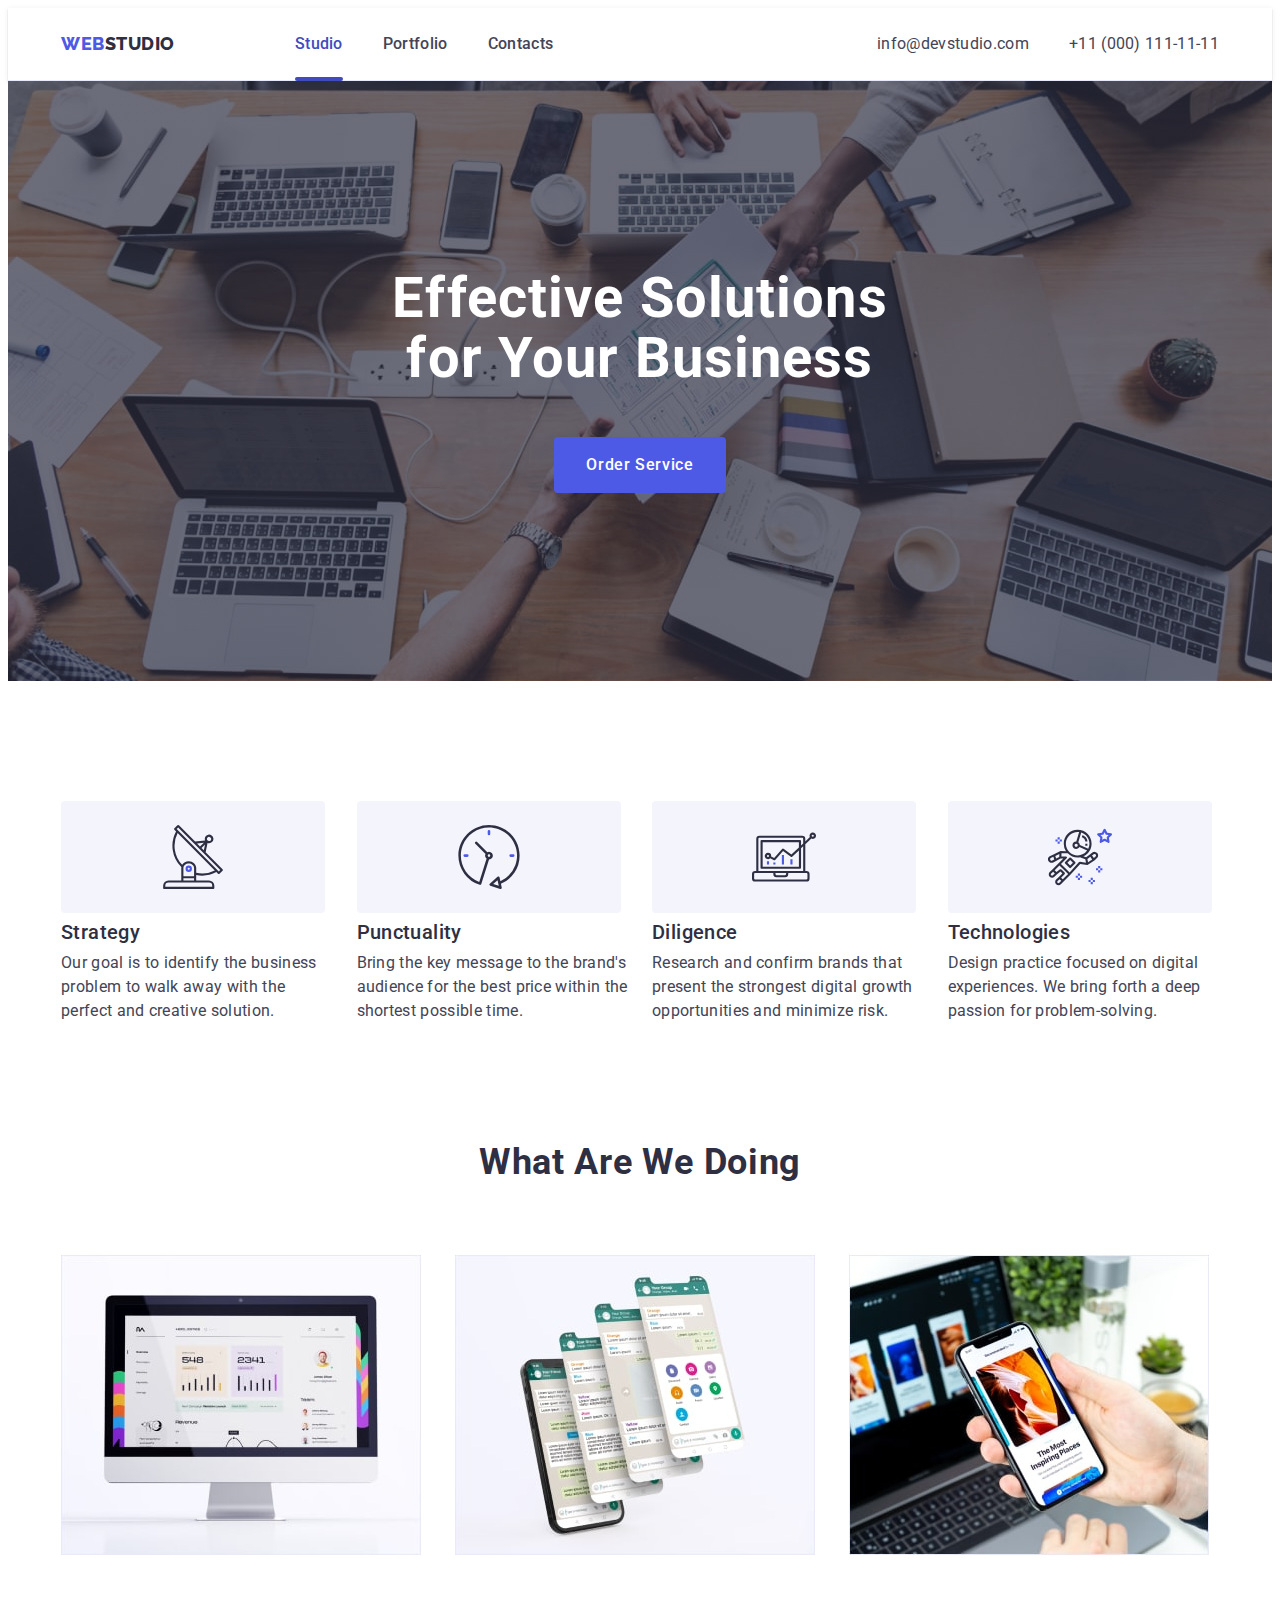
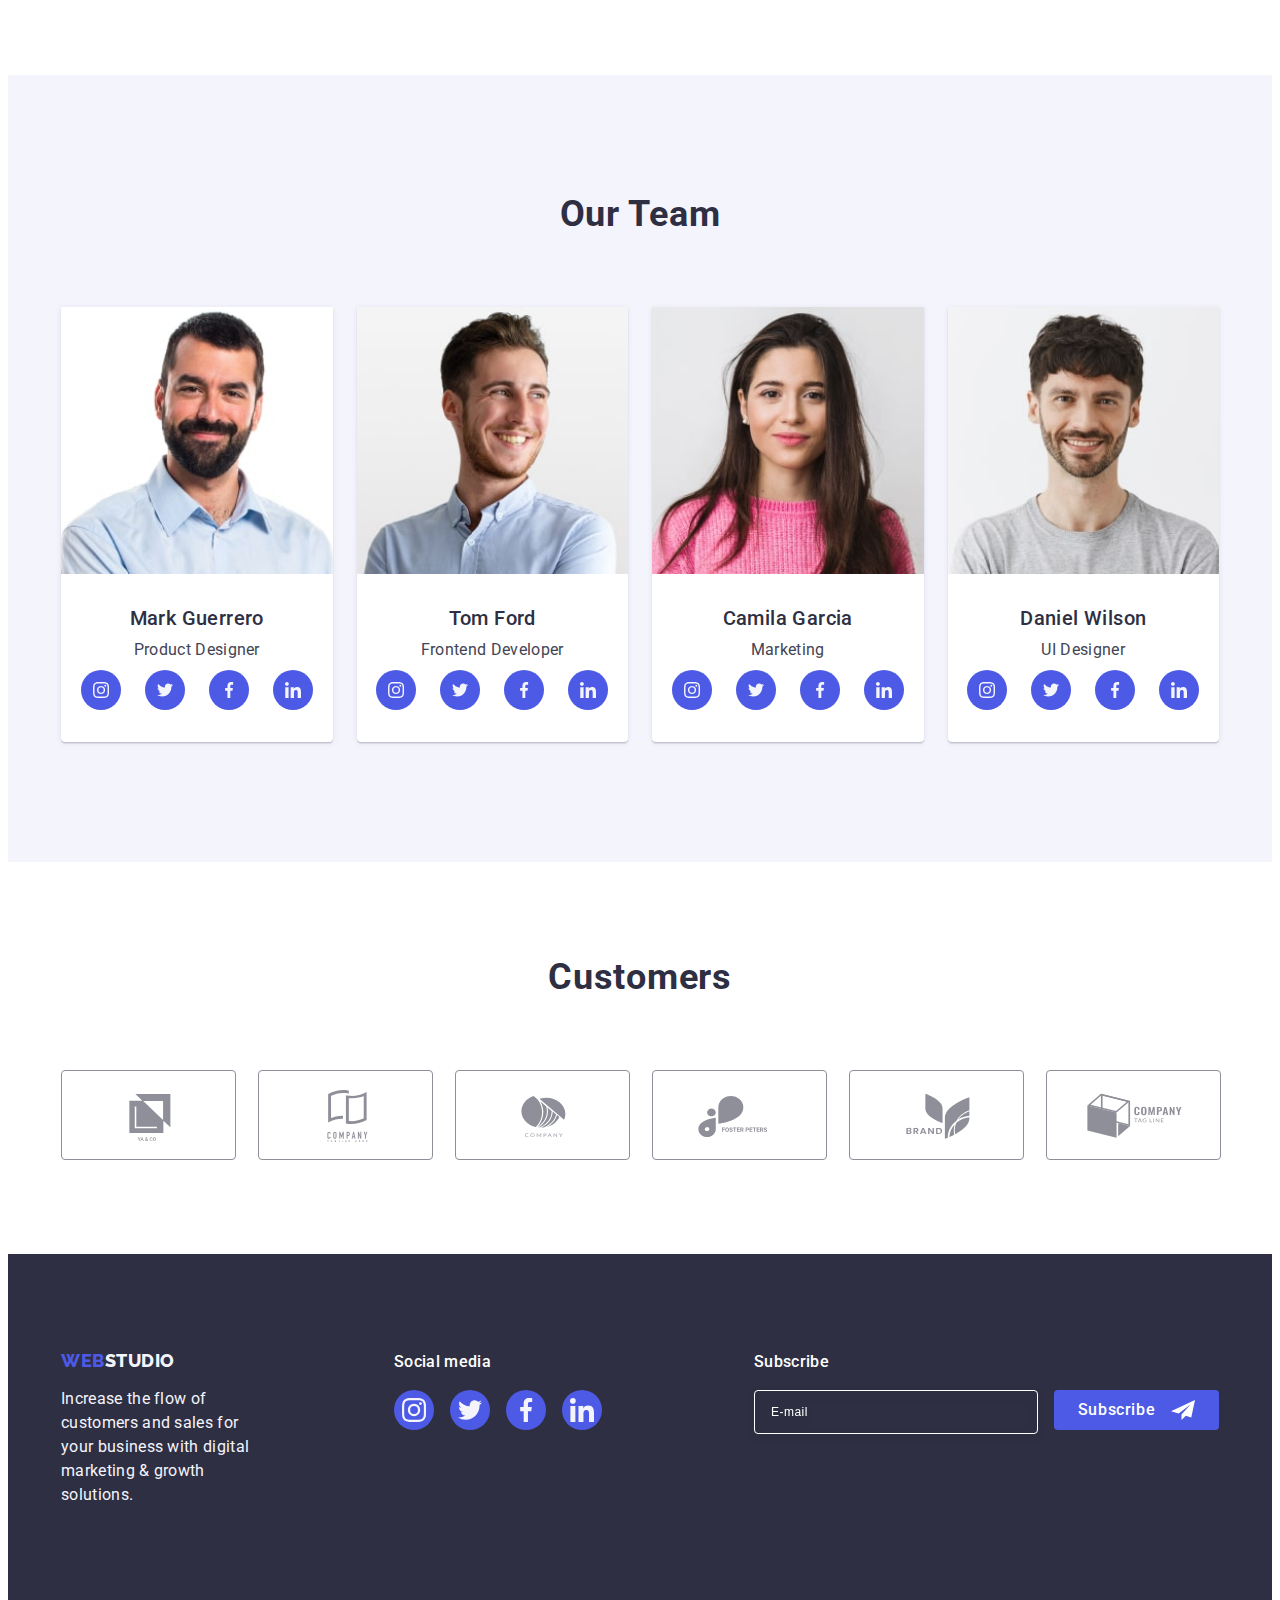
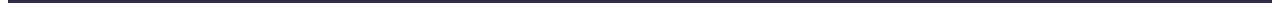
<file: index.html>
<!DOCTYPE html>
<html lang="en">
  <head>
    <meta charset="UTF-8" />
    <meta name="viewport" content="width=device-width, initial-scale=1.0" />
    <title>Студія</title>
    <link rel="preconnect" href="https://fonts.googleapis.com" />
    <link rel="preconnect" href="https://fonts.gstatic.com" crossorigin />
    <link
      href="https://fonts.googleapis.com/css2?family=Raleway:wght@800&family=Roboto:wght@400;500;700&display=swap"
      rel="stylesheet"
    />
    <link
      rel="stylesheet"
      href="https://cdnjs.cloudflare.com/ajax/libs/modern-normalize/2.0.0/modern-normalize.min.css"
      integrity="sha512-4xo8blKMVCiXpTaLzQSLSw3KFOVPWhm/TRtuPVc4WG6kUgjH6J03IBuG7JZPkcWMxJ5huwaBpOpnwYElP/m6wg=="
      crossorigin="anonymous"
      referrerpolicy="no-referrer"
    />
    <link rel="stylesheet" href="./css/styles.css" />
    <link rel="stylesheet" href="./css/media.css" />
  </head>
  <body>
    <!--header-->

    <header class="header">
      <div class="container header-container">
        <nav class="navigations">
          <a href="./index.html" class="logo logo-header link"
            >Web<span class="header-logo-studio">Studio</span></a
          >

          <ul class="header-menu list">
            <li>
              <a href="./index.html" class="header-menu-item link current"
                >Studio</a
              >
            </li>
            <li>
              <a href="./portfolio.html" class="header-menu-item link"
                >Portfolio</a
              >
            </li>
            <li>
              <a href="" class="header-menu-item link">Contacts</a>
            </li>
          </ul>
        </nav>
        <address class="header-address">
          <ul class="list header-socials">
            <li>
              <a
                class="header-address-item link"
                href="mailto:info@devstudio.com"
                >info@devstudio.com</a
              >
            </li>
            <li>
              <a class="header-address-item link" href="tel:+110001111111"
                >+11 (000) 111-11-11</a
              >
            </li>
          </ul>
        </address>
        <button type="button" class="menu-open-button button" data-menu-open>
          <svg width="32" height="22" class="menu-open-svg">
            <use href="./images/icons.svg#icon-menu-open"></use>
          </svg>
        </button>
      </div>

      <div class="mob-menu is-hidden" data-menu>
        <button type="button" class="menu-close-button" data-menu-close>
          <svg width="8" height="8" class="">
            <use href="./images/icons.svg#icon-close"></use>
          </svg>
        </button>
        <ul class="mob-menu-list list">
          <li class="mob-menu-list">
            <a href="./index.html" class="mob-menu-link link">Studio</a>
          </li>
          <li class="mob-menu-list">
            <a href="./portfolio.html" class="mob-menu-link link">Portfolio</a>
          </li>
          <li class="mob-menu-list">
            <a href="" class="mob-menu-link link">Contacts</a>
          </li>
        </ul>
        <div class="mob-adress-socials">
          <ul class="list mob-adress">
            <li class="mob-address-list mob-adress-li-phone">
              <a class="link mob-address-link-phone" href="tel:+110001111111"
                >+11 (000) 111-11-11</a
              >
            </li>
            <li class="mob-address-list">
              <a
                class="mob-address-link link mob-address-link-email"
                href="mailto:info@devstudio.com"
                >info@devstudio.com</a
              >
            </li>
          </ul>
          <ul class="mob-socials-list list">
            <li class="mob-socials-list-element">
              <a href="" class="mob-socials-list-link">
                <svg width="24" height="24" class="mob-socials-list-svg">
                  <use href="./images/icons.svg#icon-instagram-2"></use>
                </svg>
              </a>
            </li>
            <li class="mob-socials-list-element">
              <a href="" class="mob-socials-list-link">
                <svg width="24" height="24" class="mob-socials-list-svg">
                  <use href="./images/icons.svg#icon-twitter-1"></use>
                </svg>
              </a>
            </li>
            <li class="mob-socials-list-element">
              <a href="" class="mob-socials-list-link">
                <svg width="24" height="24" class="mob-socials-list-svg">
                  <use href="./images/icons.svg#icon-facebook-1"></use>
                </svg>
              </a>
            </li>
            <li class="mob-socials-list-element">
              <a href="" class="mob-socials-list-link">
                <svg width="24" height="24" class="mob-socials-list-svg">
                  <use href="./images/icons.svg#icon-linkedin-1"></use>
                </svg>
              </a>
            </li>
          </ul>
        </div>
      </div>
    </header>
    <main>
      <section class="studio-section-main">
        <div class="container">
          <h1 class="h-first">Effective Solutions for Your Business</h1>
          <button type="button" class="studio-button" data-modal-open>
            Order Service
          </button>
        </div>
      </section>

      <section class="studio-section-advantages">
        <div class="container studio-section-advantages-container">
          <h2 class="visually-hidden">Advantages</h2>
          <ul class="list studio-advantages">
            <li class="adventagy-item">
              <div class="adventagy-block">
                <svg class="adventagy-icon" width="64" height="64">
                  <use href="./images/icons.svg#icon-antenna-1"></use>
                </svg>
              </div>
              <h3 class="h-third">Strategy</h3>
              <p class="usualy-text">
                Our goal is to identify the business problem to walk away with
                the perfect and creative solution.
              </p>
            </li>
            <li class="adventagy-item">
              <div class="adventagy-block">
                <svg class="adventagy-icon" width="64" height="64">
                  <use href="./images/icons.svg#icon-clock-1"></use>
                </svg>
              </div>
              <h3 class="h-third">Punctuality</h3>
              <p class="usualy-text">
                Bring the key message to the brand's audience for the best price
                within the shortest possible time.
              </p>
            </li>
            <li class="adventagy-item">
              <div class="adventagy-block">
                <svg class="adventagy-icon" width="64" height="64">
                  <use href="./images/icons.svg#icon-diagram-1"></use>
                </svg>
              </div>
              <h3 class="h-third">Diligence</h3>
              <p class="usualy-text">
                Research and confirm brands that present the strongest digital
                growth opportunities and minimize risk.
              </p>
            </li>
            <li class="adventagy-item">
              <div class="adventagy-block">
                <svg class="adventagy-icon" width="64" height="64">
                  <use href="./images/icons.svg#icon-astronaut-1"></use>
                </svg>
              </div>
              <h3 class="h-third">Technologies</h3>
              <p class="usualy-text">
                Design practice focused on digital experiences. We bring forth a
                deep passion for problem-solving.
              </p>
            </li>
          </ul>
        </div>
      </section>
      <section class="studio-section-doing">
        <div class="container">
          <h2 class="h-second">What are we doing</h2>
          <ul class="studio-images-doing list">
            <li class="studio-img-li">
              <img
                class="studio-img-doing"
                srcset="
                  ./images/section1_1.jpg    1x,
                  ./images/section1_1-2x.jpg 2x
                "
                src="./images/section1_1.jpg"
                alt="computer"
                width="360"
                height="300"
              />
            </li>
            <li class="studio-img-li">
              <img
                class="studio-img-doing"
                srcset="
                  ./images/section1_2.jpg    1x,
                  ./images/section1_2-2x.jpg 2x
                "
                src="./images/section1_2.jpg"
                alt="message"
                width="360"
                height="300"
              />
            </li>
            <li class="studio-img-li">
              <img
                class="studio-img-doing"
                srcset="
                  ./images/section1_3.jpg    1x,
                  ./images/section1_3-2x.jpg 2x
                "
                src="./images/section1_3.jpg"
                alt="phone"
                width="360"
                height="300"
              />
            </li>
          </ul>
        </div>
      </section>
      <section class="studio-section-team">
        <div class="our-team-container container">
          <h2 class="h-second">Our Team</h2>
          <ul class="list studio-team">
            <li class="studio-team-infa">
              <img
                class="studio-img-team"
                srcset="
                  ./images/section2_1.jpg    1x,
                  ./images/section2_1-2x.jpg 2x
                "
                src="./images/section2_1.jpg"
                alt="Mark Guerrero"
                width="264"
                height="260"
              />
              <div class="information-team-container">
                <h3 class="h-thirds information-team">Mark Guerrero</h3>
                <p class="usual-text information-team">Product Designer</p>
                <ul class="socials-list list">
                  <li class="socials-list-element">
                    <a href="" class="socials-list-link">
                      <svg width="16" height="16" class="socials-list-svg">
                        <use href="./images/icons.svg#icon-instagram-2"></use>
                      </svg>
                    </a>
                  </li>
                  <li class="socials-list-element">
                    <a href="" class="socials-list-link">
                      <svg width="16" height="16" class="socials-list-svg">
                        <use href="./images/icons.svg#icon-twitter-1"></use>
                      </svg>
                    </a>
                  </li>
                  <li class="socials-list-element">
                    <a href="" class="socials-list-link">
                      <svg width="16" height="16" class="socials-list-svg">
                        <use href="./images/icons.svg#icon-facebook-1"></use>
                      </svg>
                    </a>
                  </li>
                  <li class="socials-list-element">
                    <a href="" class="socials-list-link">
                      <svg width="16" height="16" class="socials-list-svg">
                        <use href="./images/icons.svg#icon-linkedin-1"></use>
                      </svg>
                    </a>
                  </li>
                </ul>
              </div>
            </li>
            <li class="studio-team-infa">
              <img
                class="studio-img-team"
                srcset="
                  ./images/section2_2.jpg    1x,
                  ./images/section2_2-2x.jpg 2x
                "
                src="./images/section2_2.jpg"
                alt="Tom Ford"
                width="264"
                height="260"
              />
              <div class="information-team-container">
                <h3 class="h-thirds information-team">Tom Ford</h3>
                <p class="usual-text information-team">Frontend Developer</p>
                <ul class="socials-list list">
                  <li class="socials-list-element">
                    <a href="" class="socials-list-link">
                      <svg width="16" height="16" class="socials-list-svg">
                        <use href="./images/icons.svg#icon-instagram-2"></use>
                      </svg>
                    </a>
                  </li>
                  <li class="socials-list-element">
                    <a href="" class="socials-list-link">
                      <svg width="16" height="16" class="socials-list-svg">
                        <use href="./images/icons.svg#icon-twitter-1"></use>
                      </svg>
                    </a>
                  </li>
                  <li class="socials-list-element">
                    <a href="" class="socials-list-link">
                      <svg width="16" height="16" class="socials-list-svg">
                        <use href="./images/icons.svg#icon-facebook-1"></use>
                      </svg>
                    </a>
                  </li>
                  <li class="socials-list-element">
                    <a href="" class="socials-list-link">
                      <svg width="16" height="16" class="socials-list-svg">
                        <use href="./images/icons.svg#icon-linkedin-1"></use>
                      </svg>
                    </a>
                  </li>
                </ul>
              </div>
            </li>
            <li class="studio-team-infa">
              <img
                class="studio-img-team"
                srcset="
                  ./images/section2_3.jpg    1x,
                  ./images/section2_3-2x.jpg 2x
                "
                src="./images/section2_3.jpg"
                alt="Camila Garcia"
                width="264"
                height="260"
              />
              <div class="information-team-container">
                <h3 class="h-thirds information-team">Camila Garcia</h3>
                <p class="usual-text information-team">Marketing</p>
                <ul class="socials-list list">
                  <li class="socials-list-element">
                    <a href="" class="socials-list-link">
                      <svg width="16" height="16" class="socials-list-svg">
                        <use href="./images/icons.svg#icon-instagram-2"></use>
                      </svg>
                    </a>
                  </li>
                  <li class="socials-list-element">
                    <a href="" class="socials-list-link">
                      <svg width="16" height="16" class="socials-list-svg">
                        <use href="./images/icons.svg#icon-twitter-1"></use>
                      </svg>
                    </a>
                  </li>
                  <li class="socials-list-element">
                    <a href="" class="socials-list-link">
                      <svg width="16" height="16" class="socials-list-svg">
                        <use href="./images/icons.svg#icon-facebook-1"></use>
                      </svg>
                    </a>
                  </li>
                  <li class="socials-list-element">
                    <a href="" class="socials-list-link">
                      <svg width="16" height="16" class="socials-list-svg">
                        <use href="./images/icons.svg#icon-linkedin-1"></use>
                      </svg>
                    </a>
                  </li>
                </ul>
              </div>
            </li>
            <li class="studio-team-infa">
              <img
                class="studio-img-team"
                srcset="
                  ./images/section2_4.jpg    1x,
                  ./images/section2_4-2x.jpg 2x
                "
                src="./images/section2_4.jpg"
                alt="Daniel Wilson"
                width="264"
                height="260"
              />
              <div class="information-team-container">
                <h3 class="h-thirds information-team">Daniel Wilson</h3>
                <p class="usual-text information-team">UI Designer</p>
                <ul class="socials-list list">
                  <li class="socials-list-element">
                    <a href="" class="socials-list-link">
                      <svg width="16" height="16" class="socials-list-svg">
                        <use href="./images/icons.svg#icon-instagram-2"></use>
                      </svg>
                    </a>
                  </li>
                  <li class="socials-list-element">
                    <a href="" class="socials-list-link">
                      <svg width="16" height="16" class="socials-list-svg">
                        <use href="./images/icons.svg#icon-twitter-1"></use>
                      </svg>
                    </a>
                  </li>
                  <li class="socials-list-element">
                    <a href="" class="socials-list-link">
                      <svg width="16" height="16" class="socials-list-svg">
                        <use href="./images/icons.svg#icon-facebook-1"></use>
                      </svg>
                    </a>
                  </li>
                  <li class="socials-list-element">
                    <a href="" class="socials-list-link">
                      <svg width="16" height="16" class="socials-list-svg">
                        <use href="./images/icons.svg#icon-linkedin-1"></use>
                      </svg>
                    </a>
                  </li>
                </ul>
              </div>
            </li>
          </ul>
        </div>
      </section>
      <section class="studio-customers-section">
        <div class="container customers-container">
          <h2 class="h-second">Customers</h2>

          <ul class="studio-client-list list">
            <li class="studio-client-li">
              <a href="" class="studio-client-link">
                <svg width="104" height="56" class="studio-client-svg">
                  <use href="./images/icons.svg#icon-Client-1"></use>
                </svg>
              </a>
            </li>
            <li class="studio-client-li list">
              <a href="" class="studio-client-link">
                <svg width="104" height="56" class="studio-client-svg">
                  <use href="./images/icons.svg#icon-Client-2"></use>
                </svg>
              </a>
            </li>
            <li class="studio-client-li list">
              <a href="" class="studio-client-link">
                <svg width="104" height="56" class="studio-client-svg">
                  <use href="./images/icons.svg#icon-Client-3"></use>
                </svg>
              </a>
            </li>
            <li class="studio-client-li list">
              <a href="" class="studio-client-link">
                <svg width="104" height="56" class="studio-client-svg">
                  <use href="./images/icons.svg#icon-Client-4"></use>
                </svg>
              </a>
            </li>
            <li class="studio-client-li list">
              <a href="" class="studio-client-link">
                <svg width="104" height="56" class="studio-client-svg">
                  <use href="./images/icons.svg#icon-Client-5"></use>
                </svg>
              </a>
            </li>
            <li class="studio-client-li list">
              <a href="" class="studio-client-link">
                <svg width="104" height="56" class="studio-client-svg">
                  <use href="./images/icons.svg#icon-Client-6"></use>
                </svg>
              </a>
            </li>
          </ul>
        </div>
      </section>
    </main>
    <footer class="footer">
      <div class="container footer-container">
        <div class="footer-cont1-2">
          <div class="footer-logo-p">
            <a href="./index.html" class="logo logo-footer link"
              >Web<span class="footer-logo-studio">Studio</span></a
            >
            <p class="usual-text-footer">
              Increase the flow of customers and sales for your business with
              digital marketing & growth solutions.
            </p>
          </div>
          <div class="footer-socials-container">
            <p class="footer-socials-p">Social media</p>
            <ul class="socials-list-f list">
              <li class="socials-list-element-f">
                <a href="" class="socials-list-link-f">
                  <svg width="24" height="24" class="socials-list-svg-f">
                    <use href="./images/icons.svg#icon-instagram-2"></use>
                  </svg>
                </a>
              </li>
              <li class="socials-list-element-f">
                <a href="" class="socials-list-link-f">
                  <svg width="24" height="24" class="socials-list-svg-f">
                    <use href="./images/icons.svg#icon-twitter-1"></use>
                  </svg>
                </a>
              </li>
              <li class="socials-list-element-f">
                <a href="" class="socials-list-link-f">
                  <svg width="24" height="24" class="socials-list-svg-f">
                    <use href="./images/icons.svg#icon-facebook-1"></use>
                  </svg>
                </a>
              </li>
              <li class="socials-list-element-f">
                <a href="" class="socials-list-link-f">
                  <svg width="24" height="24" class="socials-list-svg-f">
                    <use href="./images/icons.svg#icon-linkedin-1"></use>
                  </svg>
                </a>
              </li>
            </ul>
          </div>
        </div>
        <div class="footer-form-container">
          <p class="footer-subscribe-p">Subscribe</p>
          <form class="footer-form">
            <label for="user-subscribe" class="footer-form-label">
              <input
                type="email"
                name="user-subscribe"
                id="user-subscribe"
                placeholder="E-mail"
                class="subscribe-email"
              />
            </label>
            <button type="submit" class="button-subscribe">
              Subscribe
              <svg width="24" height="24" class="footer-frame">
                <use href="./images/icons.svg#icon-Frame"></use>
              </svg>
            </button>
          </form>
        </div>
      </div>
    </footer>

    <div class="backgrop is-hidden" data-modal>
      <div class="modal">
        <button type="button" class="close-button" data-modal-close>
          <svg width="8" height="8" class="modal-close-svg">
            <use href="./images/icons.svg#icon-close"></use>
          </svg>
        </button>
        <p class="modal-title">Leave your contacts and we will call you back</p>
        <form class="form-modal">
          <div class="modal-input-sv">
            <label class="modal-label" for="user-name">
              <span class="modal-label-span">Name</span>
            </label>
            <div class="modal-input-svg">
              <input
                type="text"
                class="modal-input"
                name="user-name"
                id="user-name"
              />
              <svg class="modal-input-icon" width="18" height="24">
                <use href="./images/icons.svg#icon-person"></use>
              </svg>
            </div>
          </div>
          <div class="modal-input-sv">
            <label class="modal-label" for="user-phone">
              <span class="modal-label-span">Phone</span>
            </label>
            <div class="modal-input-svg">
              <input
                type="tel"
                class="modal-input"
                name="user-phone"
                id="user-phone"
              />
              <svg class="modal-input-icon" width="18" height="24">
                <use href="./images/icons.svg#icon-phone"></use>
              </svg>
            </div>
          </div>
          <div class="modal-input-sv">
            <label class="modal-label" for="user-email">
              <span class="modal-label-span">Email</span>
            </label>
            <div class="modal-input-svg">
              <input
                type="email"
                class="modal-input"
                name="user-email"
                id="user-email"
              />
              <svg class="modal-input-icon" width="18" height="24">
                <use href="./images/icons.svg#icon-email" class="ii"></use>
              </svg>
            </div>
          </div>

          <div class="modal-comment">
            <label class="modal-label" for="user-comment">
              <span class="modal-label">Comment</span>
            </label>

            <textarea
              name="user-comment"
              id="user-comment"
              class="modal-textarea"
              placeholder="Text input"
            ></textarea>
          </div>

          <div class="modal-checkbox-container">
            <input
              type="checkbox"
              id="user-privacy"
              value="true"
              name="user-privacy"
              class="modal-checkbox-input visually-hidden"
            />
            <label for="user-privacy" class="modal-label">
              <span class="modal-text-check">
                <svg width="10" height="8" class="check-galka">
                  <use href="./images/icons.svg#icon-galka"></use>
                </svg>
              </span>
              I accept the terms and conditions of the
              <a href="" class="privacy-link">Privacy Policy</a></label
            >
          </div>

          <button type="submit" class="modal-button">Send</button>
        </form>
      </div>
    </div>
    <script src="./js/modal.js"></script>
    <script src="./js/menu.js"></script>
  </body>
</html>
</file>
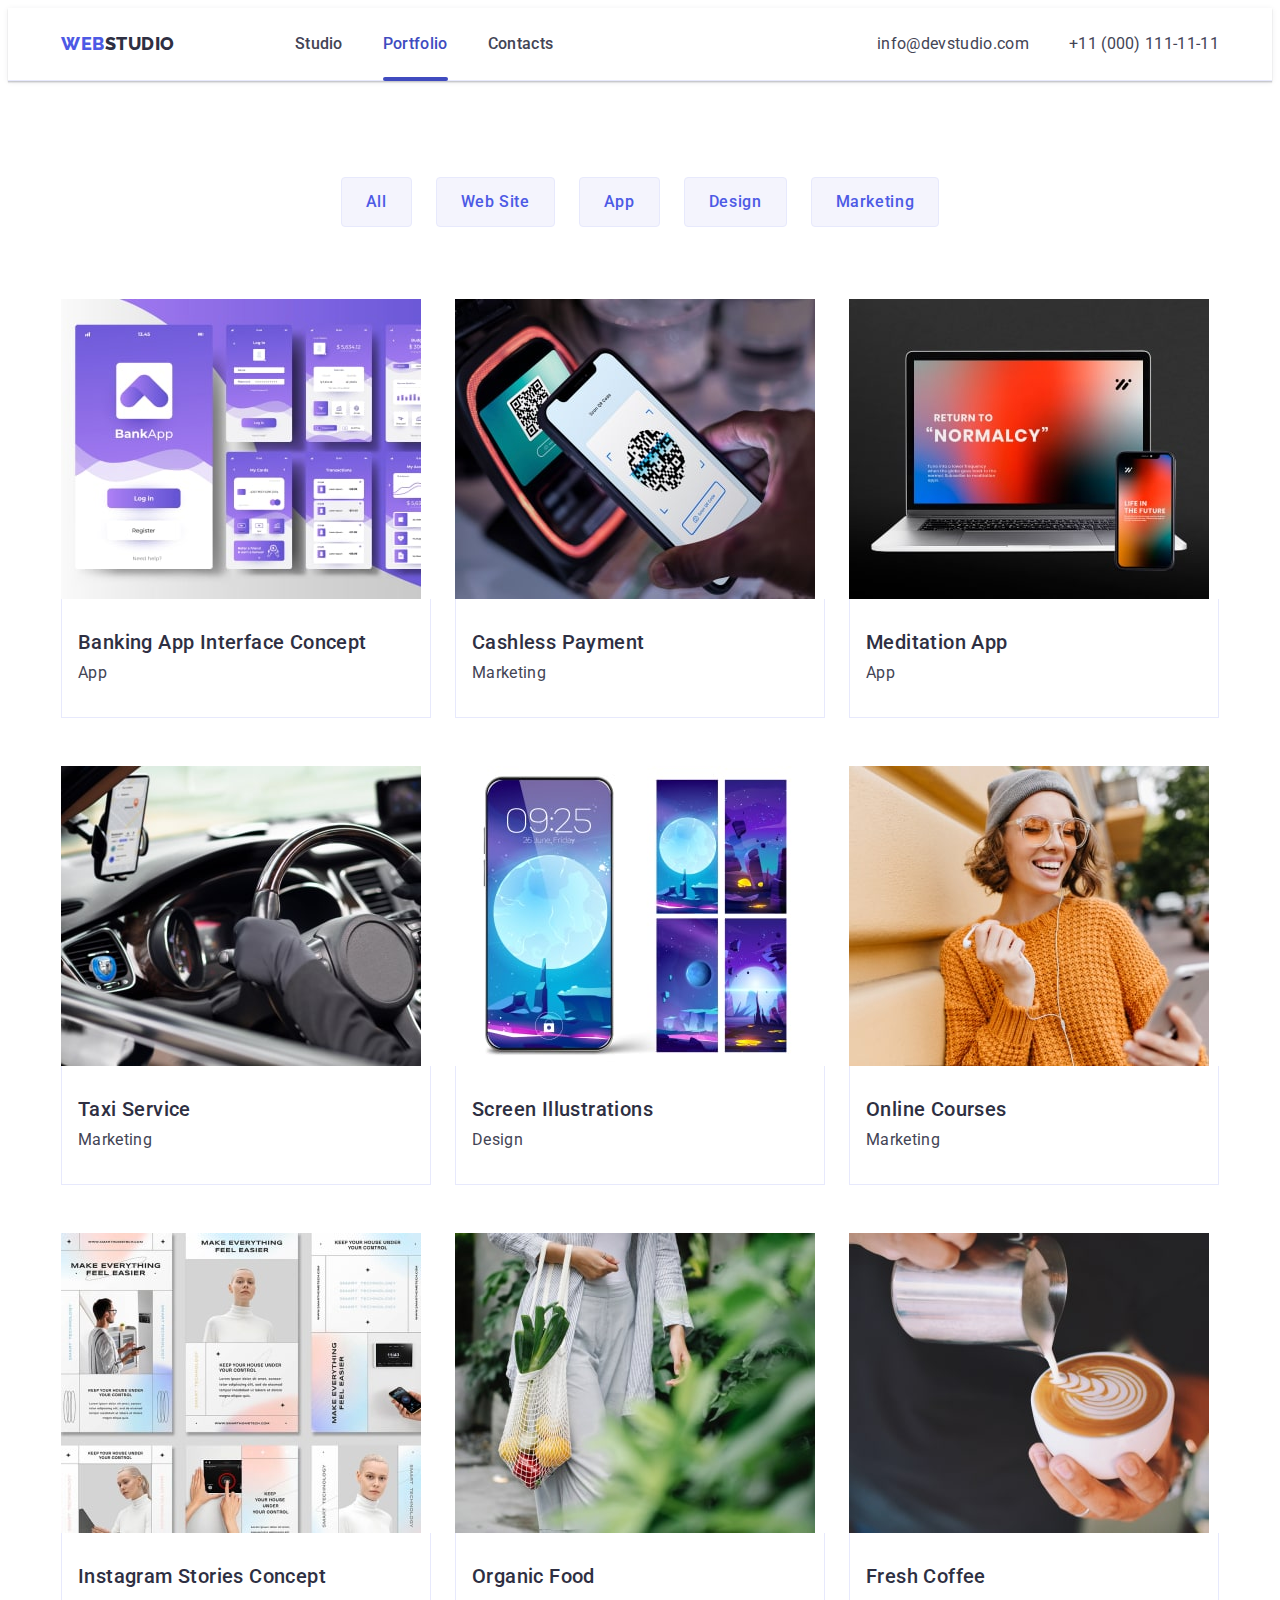
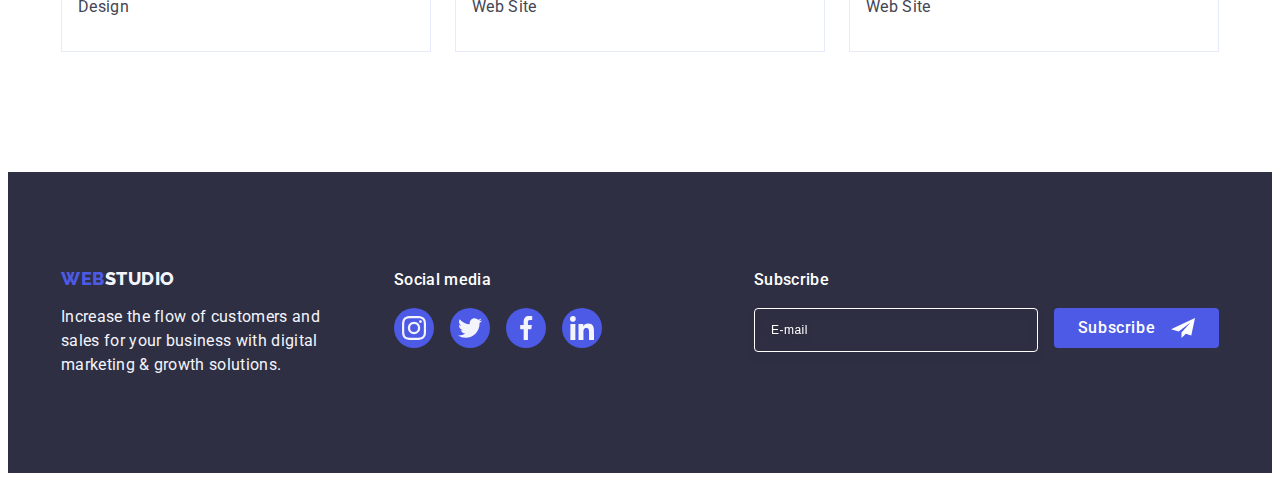
<file: portfolio.html>
<!DOCTYPE html>
<html lang="en">
  <head>
    <meta charset="UTF-8" />
    <meta name="viewport" content="width=device-width, initial-scale=1.0" />
    <title>Portfolio</title>
    <link rel="preconnect" href="https://fonts.googleapis.com" />
    <link rel="preconnect" href="https://fonts.gstatic.com" crossorigin />
    <link
      href="https://fonts.googleapis.com/css2?family=Belanosima:wght@700&family=Roboto:wght@400;500;700&display=swap"
      rel="stylesheet"
    />
    <link rel="preconnect" href="https://fonts.googleapis.com" />
    <link rel="preconnect" href="https://fonts.gstatic.com" crossorigin />
    <link
      href="https://fonts.googleapis.com/css2?family=Belanosima:wght@700&family=Raleway:wght@800&family=Roboto:wght@400;500;700&display=swap"
      rel="stylesheet"
    />
    <link
      rel="stylesheet"
      href="https://cdnjs.cloudflare.com/ajax/libs/modern-normalize/2.0.0/modern-normalize.min.css"
      integrity="sha512-4xo8blKMVCiXpTaLzQSLSw3KFOVPWhm/TRtuPVc4WG6kUgjH6J03IBuG7JZPkcWMxJ5huwaBpOpnwYElP/m6wg=="
      crossorigin="anonymous"
      referrerpolicy="no-referrer"
    />
    <link rel="stylesheet" href="./css/styles.css" />
    <link rel="stylesheet" href="./css/media.css" />
  </head>
  <body>
    <!--header-->
    <div class="page-container">
      <header class="header">
        <div class="container header-container">
          <nav class="navigations">
            <a href="./index.html" class="logo logo-header link"
              >Web<span class="header-logo-studio">Studio</span></a
            >

            <ul class="header-menu list">
              <li>
                <a href="./index.html" class="header-menu-item link">Studio</a>
              </li>
              <li>
                <a href="./portfolio.html" class="header-menu-item current link"
                  >Portfolio</a
                >
              </li>
              <li>
                <a href="" class="header-menu-item link">Contacts</a>
              </li>
            </ul>
          </nav>
          <address class="header-address">
            <ul class="list header-socials">
              <li>
                <a
                  class="header-address-item link"
                  href="mailto:info@devstudio.com"
                  >info@devstudio.com</a
                >
              </li>
              <li>
                <a class="header-address-item link" href="tel:+110001111111"
                  >+11 (000) 111-11-11</a
                >
              </li>
            </ul>
          </address>
        </div>
      </header>
      <main class="main">
        <section class="portfolio-section">
          <div class="container">
            <h1 class="visually-hidden">Portfolio</h1>

            <ul class="portfolio-buttons list portfolio-buttons-container">
              <li>
                <button class="portfolio-button" type="button">All</button>
              </li>
              <li>
                <button class="portfolio-button" type="button">Web Site</button>
              </li>
              <li>
                <button class="portfolio-button" type="button">App</button>
              </li>
              <li>
                <button class="portfolio-button" type="button">Design</button>
              </li>
              <li>
                <button class="portfolio-button" type="button">
                  Marketing
                </button>
              </li>
            </ul>
            <ul class="portfolio-images list portfolio-images-container">
              <li class="portfolio-img">
                <a href="" class="link portfolio-link">
                  <div class="portfolio-container-cover">
                    <img
                      class="portfolio-img-i"
                      src="./images/portfolio-banking.jpg"
                      alt="Bank App"
                      width="360"
                    />
                    <p class="portfolio-text-cover">
                      14 Stylish and User-Friendly App Design Concepts · Task
                      Manager App · Calorie Tracker App · Exotic Fruit Ecommerce
                      App · Cloud Storage App
                    </p>
                  </div>
                  <div class="portfolio-info-container">
                    <h2 class="h-third">Banking App Interface Concept</h2>
                    <p class="usual-text usual-text-portfolio">App</p>
                  </div>
                </a>
              </li>
              <li class="portfolio-img">
                <a href="" class="link portfolio-link">
                  <div class="portfolio-container-cover">
                    <img
                      class="portfolio-img-i"
                      src="./images/portfolio-cashless.jpg"
                      alt="Cashless"
                      width="360"
                    />
                    <p class="portfolio-text-cover">
                      14 Stylish and User-Friendly App Design Concepts · Task
                      Manager App · Calorie Tracker App · Exotic Fruit Ecommerce
                      App · Cloud Storage App
                    </p>
                  </div>
                  <div class="portfolio-info-container">
                    <h2 class="h-third">Cashless Payment</h2>
                    <p class="usual-text usual-text-portfolio">Marketing</p>
                  </div></a
                >
              </li>
              <li class="portfolio-img">
                <a href="" class="link portfolio-link">
                  <div class="portfolio-container-cover">
                    <img
                      class="portfolio-img-i"
                      src="./images/portfolio-meditation.jpg"
                      alt="App"
                      width="360"
                    />
                    <p class="portfolio-text-cover">
                      14 Stylish and User-Friendly App Design Concepts · Task
                      Manager App · Calorie Tracker App · Exotic Fruit Ecommerce
                      App · Cloud Storage App
                    </p>
                  </div>
                  <div class="portfolio-info-container">
                    <h2 class="h-third">Meditation App</h2>
                    <p class="usual-text usual-text-portfolio">App</p>
                  </div></a
                >
              </li>

              <li class="portfolio-img">
                <a href="" class="link portfolio-link">
                  <div class="portfolio-container-cover">
                    <img
                      class="portfolio-img-i"
                      src="./images/portfolio-taxi.jpg"
                      alt="Taxi"
                      width="360"
                    />
                    <p class="portfolio-text-cover">
                      14 Stylish and User-Friendly App Design Concepts · Task
                      Manager App · Calorie Tracker App · Exotic Fruit Ecommerce
                      App · Cloud Storage App
                    </p>
                  </div>
                  <div class="portfolio-info-container">
                    <h2 class="h-third">Taxi Service</h2>
                    <p class="usual-text usual-text-portfolio">Marketing</p>
                  </div></a
                >
              </li>
              <li class="portfolio-img">
                <a href="" class="link portfolio-link">
                  <div class="portfolio-container-cover">
                    <img
                      class="portfolio-img-i"
                      src="./images/portfolio-screen.jpg"
                      alt="Screen"
                      width="360"
                    />
                    <p class="portfolio-text-cover">
                      14 Stylish and User-Friendly App Design Concepts · Task
                      Manager App · Calorie Tracker App · Exotic Fruit Ecommerce
                      App · Cloud Storage App
                    </p>
                  </div>
                  <div class="portfolio-info-container">
                    <h2 class="h-third">Screen Illustrations</h2>
                    <p class="usual-text usual-text-portfolio">Design</p>
                  </div></a
                >
              </li>
              <li class="portfolio-img">
                <a href="" class="link portfolio-link">
                  <div class="portfolio-container-cover">
                    <img
                      class="portfolio-img-i"
                      src="./images/portfolio-online.jpg"
                      alt="Person"
                      width="360"
                    />
                    <p class="portfolio-text-cover">
                      14 Stylish and User-Friendly App Design Concepts · Task
                      Manager App · Calorie Tracker App · Exotic Fruit Ecommerce
                      App · Cloud Storage App
                    </p>
                  </div>
                  <div class="portfolio-info-container">
                    <h2 class="h-third">Online Courses</h2>
                    <p class="usual-text usual-text-portfolio">Marketing</p>
                  </div></a
                >
              </li>

              <li class="portfolio-img">
                <a href="" class="link portfolio-link">
                  <div class="portfolio-container-cover">
                    <img
                      class="portfolio-img-i"
                      src="./images/portfolio-instagram.jpg"
                      alt="Stories"
                      width="360"
                    />
                    <p class="portfolio-text-cover">
                      14 Stylish and User-Friendly App Design Concepts · Task
                      Manager App · Calorie Tracker App · Exotic Fruit Ecommerce
                      App · Cloud Storage App
                    </p>
                  </div>
                  <div class="portfolio-info-container">
                    <h2 class="h-third">Instagram Stories Concept</h2>
                    <p class="usual-text usual-text-portfolio">Design</p>
                  </div></a
                >
              </li>
              <li class="portfolio-img">
                <a href="" class="link portfolio-link">
                  <div class="portfolio-container-cover">
                    <img
                      class="portfolio-img-i"
                      src="./images/portfolio-organic.jpg"
                      alt="Food"
                      width="360"
                    />
                    <p class="portfolio-text-cover">
                      14 Stylish and User-Friendly App Design Concepts · Task
                      Manager App · Calorie Tracker App · Exotic Fruit Ecommerce
                      App · Cloud Storage App
                    </p>
                  </div>
                  <div class="portfolio-info-container">
                    <h2 class="h-third">Organic Food</h2>
                    <p class="usual-text usual-text-portfolio">Web Site</p>
                  </div></a
                >
              </li>
              <li class="portfolio-img">
                <a href="" class="link portfolio-link">
                  <div class="portfolio-container-cover">
                    <img
                      class="portfolio-img-i"
                      src="./images/portfolio-fresh.jpg"
                      alt="Coffee"
                      width="360"
                    />
                    <p class="portfolio-text-cover">
                      14 Stylish and User-Friendly App Design Concepts · Task
                      Manager App · Calorie Tracker App · Exotic Fruit Ecommerce
                      App · Cloud Storage App
                    </p>
                  </div>
                  <div class="portfolio-info-container">
                    <h2 class="h-third">Fresh Coffee</h2>
                    <p class="usual-text usual-text-portfolio">Web Site</p>
                  </div></a
                >
              </li>
            </ul>
          </div>
        </section>
      </main>
      <footer class="footer">
        <div class="container footer-container">
          <div class="footer-logo-p">
            <a href="./index.html" class="logo logo-footer link"
              >Web<span class="footer-logo-studio">Studio</span></a
            >
            <p class="usual-text-footer">
              Increase the flow of customers and sales for your business with
              digital marketing & growth solutions.
            </p>
          </div>
          <div class="footer-socials-container">
            <p class="footer-socials-p">Social media</p>
            <ul class="socials-list-f list">
              <li class="socials-list-element-f">
                <a href="" class="socials-list-link-f">
                  <svg width="24" height="24" class="socials-list-svg-f">
                    <use href="./images/icons.svg#icon-instagram-2"></use>
                  </svg>
                </a>
              </li>
              <li class="socials-list-element-f">
                <a href="" class="socials-list-link-f">
                  <svg width="24" height="24" class="socials-list-svg-f">
                    <use href="./images/icons.svg#icon-twitter-1"></use>
                  </svg>
                </a>
              </li>
              <li class="socials-list-element-f">
                <a href="" class="socials-list-link-f">
                  <svg width="24" height="24" class="socials-list-svg-f">
                    <use href="./images/icons.svg#icon-facebook-1"></use>
                  </svg>
                </a>
              </li>
              <li class="socials-list-element-f">
                <a href="" class="socials-list-link-f">
                  <svg width="24" height="24" class="socials-list-svg-f">
                    <use href="./images/icons.svg#icon-linkedin-1"></use>
                  </svg>
                </a>
              </li>
            </ul>
          </div>

          <div class="footer-form-container">
            <p class="footer-subscribe-p">Subscribe</p>
            <form class="footer-form">
              <label for="user-subscribe" class="footer-form-label">
                <input
                  type="email"
                  name="user-subscribe"
                  id="user-subscribe"
                  placeholder="E-mail"
                  class="subscribe-email"
                />
              </label>
              <button type="submit" class="button-subscribe">
                Subscribe
                <svg width="24" height="24" class="footer-frame">
                  <use href="./images/icons.svg#icon-Frame"></use>
                </svg>
              </button>
            </form>
          </div>
        </div>
      </footer>
    </div>
  </body>
</html>
</file>
<file: css/styles.css>
:root {
    /* logo */
    --color-logo-web:#4D5AE5;
    --color-logo-studio-header:#2E2F42;
    --color-logo-studio-footer: #F4F4FD;
    /**/


   /*text color-size*/
    --color-headers:#2E2F42;
    --color-usual-text:#434455;
    --color-h-first:#FFF;
    --color-button-text-blue:#4D5AE5;
    --color-footer-text:#F4F4FD;

    /**/

    /* back-ground color section */
    --header-color:#FFF;
    --studio-main-color:#2E2F42;
    --studio-ourteam-color:#F4F4FD;
    --footer-color:#2E2F42;
    /**/
    --button-portfolio-color:#F4F4FD;

    /* background color icons*/
    --cloud:#F4F4FD;
    --iris: #4D5AE5;
    --client:#8e8f99;
}


/*скидання стилів*/
p,h1,h2,h3,h4,h5,h6 {
    
    padding: 0;
    margin:0;
}
ul,ol {
   
    padding: 0;
    margin:0;
}
/*скидання стилів*/



body {
    font-family: "Roboto", sans-serif;
    color: #434455;
    background-color:#FFF;
    font-size: 16px;
    font-weight: 400;
        line-height: 1.5;
        letter-spacing: 0.02em;
}
.container{
    width: 100%; 
    max-width: 1158px;
    padding-left: 15px;
    padding-right: 15px;
    padding-top: 0;
    padding-bottom: 0;
    margin: 0 auto;
   /* outline: 2px solid red;*/
}
.link {
    text-decoration: none;
}
.list {
    list-style: none;
}

/*
.header{
    padding-top: 23px;
    padding-bottom: 24px;
}*/
.logo {
    font-family: "Raleway", sans-serif;
    font-weight: 800;
    font-size: 18px;
    line-height: 1.17;
    letter-spacing: 0.03em;
    text-transform: uppercase;
    color: var(--color-logo-web);
    /*margin-right: 76px;*/
    display: inline-block;
   /* padding: 24px;*/
    display: block;

}
.logo-header{
    margin-right: 76px;
    padding: 24px 0;
}
.header-logo-studio {
    color:var(--color-logo-studio-header);
    
}
.footer-logo-studio {
    color: var(--color-logo-studio-footer);}

.header-container{
    display: flex;
align-items: center;

/*gap: 332px;*/
}
.header{
    border-bottom: 1px solid #e7e9fc;
    box-shadow: 0px 2px 1px rgba(46, 47, 66, 0.08), 0px 1px 1px rgba(46, 47, 66, 0.16), 0px 1px 6px rgba(46, 47, 66, 0.08);
}
.header-menu{
    display: flex ;
    gap: 40px;
    align-items: center;
    justify-content: space-between;
}
.navigations{
    display: flex;
   
    align-items: center;
    flex-grow: 1;
    
    
    
}

.header-socials{
    display: flex;
    gap: 40px;
   
}
/*******************************
.header-logo-studio{
    margin-right: 76px;
}*/


.header-menu-item {
    font-weight: 500;
    font-size: 16px;
    line-height: 1.5;
    letter-spacing: 0.02em;
    color: var(--color-usual-text);
    padding: 24px 0;
    display: block;
    transition:color 250ms cubic-bezier(0.4, 0, 0.2, 1);
    
}
.header-menu-item:hover,
.header-menu-item:focus {
    color: #404bbf;
}
.current {

    position: relative;
    color: #404bbf;
}

.current::after {
    position: absolute;
    content: "";
    width: 100%;
    height: 4px;
    border-radius: 2px;
    bottom: -1px;
    left: 0;
    background-color: #404BBF;
}
.header-address {
    font-style: normal;
}
.header-address-item {
    font-style: normal;
    font-size: 16px;
    line-height: 1.5;
    letter-spacing: 0.02em;
    color:var(--color-usual-text);
    padding: 24px 0;
    display: block;
    transition: color 250ms cubic-bezier(0.4, 0, 0.2, 1);
}
.header-address-item:hover,
.header-address-item:focus {
    color: #404bbf;
}


.studio-section-main{
    background-color:var(--studio-main-color);
    padding: 188px 0;
    max-width: 1440px;
    background-repeat: no-repeat;
    background-position: center;
    background-size: cover;
    background-image:linear-gradient(rgba(46, 47, 66, 0.7), rgba(46, 47, 66, 0.7)), url(../images/people-office.jpg);
}
.h-first{
    font-size: 56px;
    line-height: 1.07;
    text-align: center;
    letter-spacing: 0.02em;
    color: #ffffff;
    margin: 0 auto;
    max-width: 496px;
    }

.studio-button {
    background-color: #4D5AE5;
    font-family: "Roboto", sans-serif;
    font-weight: 500;
    font-size: 16px;
    line-height: 1.5;
    letter-spacing: 0.04em;
    color: #ffffff;
    display: block;
    padding: 16px 32px ;
    border-radius: 4px;
    border:none;
    justify-content: center;
    margin:48px auto 0;
    min-width: 169px;
    cursor: pointer;
    transition: background-color 250ms cubic-bezier(0.4, 0, 0.2, 1);
}
.visually-hidden{
        
                position: absolute;
                width: 1px;
                height: 1px;
                margin: -1px;
                border: 0;
                padding: 0;
                white-space: nowrap;
                clip-path: inset(100%);
                clip: rect(0 0 0 0);
                overflow: hidden;
            
   
}
.studio-button:hover,
.studio-button:focus {
    background-color: #404BBF;
    cursor: pointer;
}







.h-third {
    font-weight: 500;
    font-size: 20px;
    line-height: 1.2;
    letter-spacing: 0.02em;
    color:var(--color-headers);
    margin-bottom: 8px;
   
    
}
.h-thirds {
    font-weight: 500;
    font-size: 20px;
    line-height: 1.2;
    letter-spacing: 0.02em;
    color: var(--color-headers);
    margin-bottom: 8px;


}
.usual-text {
    font-size: 16px;
    line-height: 1.5;
    letter-spacing: 0.02em;
    color:var(--color-usual-text);
    
    
}
.h-second {
    font-size: 36px;
    line-height: 1.11;
     text-align: center;
     letter-spacing: 0.02em;
     text-transform: capitalize;
     color:var(--color-headers);
     
     margin: 0 auto 72px;
     
    
}
.studio-section-advantages{
    padding: 120px 0;
}

.studio-advantages{
    display: flex;
    gap: 24px;
   
}
.adventagy-item{
    width: calc((100% - 72px) / 4);
   
}
.adventagy-icon{
    max-width: 100%;
    height: auto;
}
.adventagy-block{
    width: 264px;
    height: 112px;
    border-radius: 4px;
background: var(--cloud);
margin-bottom: 8px;
display: flex;
align-items: center;
justify-content: center;
}
 
.studio-images-doing{
    display: flex;
    gap:24px;
    
}
.studio-section-doing{
padding-bottom: 120px;
}
.studio-img-doing{
    display: block;
    max-width: 100%;
    height: auto;
}
.studio-img-li{
    width: calc((100% - 48px)/3);
}
.studio-section-team {
    background-color:var(--studio-ourteam-color);
    padding: 120px 0;
}
.studio-img-team{
    display: block;
    max-width: 100%;
    height: auto;
}
.studio-team-infa {
    background-color: #FFFFFF;
    border-radius: 0px 0px 4px 4px;
    
    width: calc((100% - 24px*3)/4);
    box-shadow :0px 1px 6px rgba(46, 47, 66, 0.08),
        0px 1px 1px rgba(46, 47, 66, 0.16),
        0px 2px 1px rgba(46, 47, 66, 0.08);
   
}
.studio-customers-section{
padding-top: 120px;
padding-bottom: 120px;
}
.ul-customers{
    
}
.studio-client-list{
    display: flex;
    flex-wrap: wrap;
    gap: 24px;
    justify-content: center;
    align-items: center;

}
.studio-client-li{
    
    width: calc((100% - 120px) / 6);
    height: 88px;
}

.studio-client-link{
   
    width: 100%;
    height: 100%;
   
    border: 1px solid #8e8f99;
    border-radius:4px;
    display: flex;
    align-items: center;
    justify-content: center;
    color:var(--client);
    transition: border-color 250ms cubic-bezier(0.4, 0, 0.2, 1),
        color 250ms cubic-bezier(0.4, 0, 0.2, 1);
}
.studio-client-link:focus,
.studio-client-link:hover{
    border-color: #404bbf;
    color: #404bbf;
}
.studio-client-svg{
    fill: currentColor;
    max-width: 100%;
    height: auto;
}
.socials-list{
    display: flex;
    justify-content: center;
    align-items: center;
    gap: 24px;
}
.socials-list-element{
width: 40px;
height: 40px;

}
.socials-list-link{
    width: 100%;
    height: 100%;
    background-color:var(--iris);
    border-radius: 50%;
    display: flex;
    align-items: center;
  
    justify-content: center;
    transition: background-color 250ms cubic-bezier(0.4, 0, 0.2, 1);;

}
.socials-list-link:hover,
.socials-list-link:focus{
    background-color: #404bbf;
}
.socials-list-svg{
fill: var(--cloud);
max-width: 100%;
height: auto;

}
.studio-team{
    display: flex;
    
       
    gap: 24px;
   
    
}
.information-team-container{   
    
padding: 32px 0;}
    
.information-team{
   
margin-bottom: 8px;
text-align: center;
}
    
   
    

.footer{
    background-color:var(--footer-color);
    padding: 100px 0;  
}
.footer-container{
    display: flex;
    align-items: baseline;
}
.footer-logo-p{
    margin-right: 120px;
}
.footer-socials-p{
    font-weight: 500;
    font-size: 16px;
    line-height: 1.5;
    letter-spacing: 0.02em;
    color: #FFFFFF;
    margin-bottom: 16px;
}


.socials-list-f {
    display: flex;
    justify-content: center;
    align-items: center;
    gap: 16px;
}

.socials-list-element-f {
    width: 40px;
    height: 40px;

}

.socials-list-link-f {
    width: 100%;
    height: 100%;
    background-color: var(--iris);
    border-radius: 50%;
    display: flex;
    align-items: center;

    justify-content: center;
    transition: background-color 250ms cubic-bezier(0.4, 0, 0.2, 1);
    ;

}

.socials-list-link-f:hover,
.socials-list-link-f:focus {
    background-color:  #31d0aa;
}

.socials-list-svg-f {
    fill: var(--cloud);
    max-width: 100%;
    height: auto;

}


.usual-text-footer {
    line-height: 1.5;
    color: var(--color-footer-text);
     letter-spacing: 0.02em;
    max-width: 264px;
     
}

.portfolio-section{
    padding-top: 96px;
    padding-bottom: 120px;
}
.portfolio-buttons-container{
    display: flex;
    flex-direction: row;
    justify-content: center;
    gap: 24px;
    margin-bottom: 72px;
   
}





.portfolio-button {
    font-family: "Roboto", sans-serif;
    font-weight: 500;
    font-size: 16px;
    line-height: 1.5;
    letter-spacing: 0.04em;
    color: var(--color-button-text-blue);
    background-color:var(--button-portfolio-color);


    display: flex;
        padding: 12px 24px;
        justify-content: center;
        align-items: center;
        border-radius: 4px;
            border: 1px solid var(--cornflower, #E7E9FC);
transition:color 250ms cubic-bezier(0.4, 0, 0.2, 1),
    background-color 250ms cubic-bezier(0.4, 0, 0.2, 1),
    border-color 250ms cubic-bezier(0.4, 0, 0.2, 1),
    box-shadow 250ms cubic-bezier(0.4, 0, 0.2, 1);
}
.portfolio-button:hover,
.portfolio-button:focus {
    color: #FFFFFF;
    background-color: #404BBF;
    cursor: pointer;
    border: 1px solid transparent;
    box-shadow: 0px 3px 1px rgba(0, 0, 0, 0.1),
        0px 2px 1px rgba(0, 0, 0, 0.08),
        0px 2px 2px rgba(0, 0, 0, 0.12);
}

.portfolio-link{
    display: block;
    transition: box-shadow 250ms cubic-bezier(0.4, 0, 0.2, 1);
}
.portfolio-link:hover,
.portfolio-link:focus{
    box-shadow: 0px 1px 6px rgba(46, 47, 66, 0.08),
        0px 1px 1px rgba(46, 47, 66, 0.16),
        0px 2px 1px rgba(46, 47, 66, 0.08);
}
.portfolio-images-container{
    display: flex;
    gap: 24px;
    flex-wrap: wrap;
   
    row-gap: 48px;
}
.portfolio-images-containers{
    display: flex;
    flex-direction: column;
    row-gap: 48px;
    margin-bottom: 120px;
}
.portfolio-info-container{
    padding: 32px 16px;
    border: 1px solid #e7e9fc;
    border-top: none;
}
.portfolio-text-cover{
    position: absolute;
    top: 0;
    left:0;
   color: var(--cloud);
    height: 100%;
    line-height: 1.5;
        /* 150% */
        letter-spacing: 0.02em;
        background-color: var(--iris);
        padding: 40px 32px;
        transform: translateY(100%);
        transition: transform 250ms cubic-bezier(0.4, 0, 0.2, 1);
}
.portfolio-container-cover{
position: relative;
overflow: hidden;
}
.portfolio-link:hover .portfolio-text-cover,
.portfolio-link:focus .portfolio-text-cover{
    transform: translateY(0%);
}

.portfolio-img-i{
    display: block;
}
.usual-text-portfolio{
  /*  margin-bottom: 32px;*/
}
.page-container{
    min-height: 100vh;
    display: flex;
    flex-direction: column;}
.portfolio-img{
  /*  margin-bottom: 32px;*/
  width: calc( (100% - 24px * 2) / 3);
transition: box-shadow 250ms cubic-bezier(0.4, 0, 0.2, 1);
  max-width: 100%;
  height: auto;
}

.main{
    flex-grow: 1;
}
.logo-footer{
    margin-bottom: 16px;
    display: inline-block;
}

/***M---O----D---A---L***/

.backgrop{
    position: fixed;
    width: 100%;
    height: 100%;
    
    top:0;
    background-color: rgba(46, 47, 66, 0.40);
    display: flex;
    align-items: center;
    justify-content: center;
    transition: opacity 250ms cubic-bezier(0.4, 0, 0.2, 1), visibility 250ms cubic-bezier(0.4, 0, 0.2, 1);
}
.modal{
    
     /*width:408px;*/
     min-height: 584px;
    border-radius: 4px;
        background: var(--dairy, #FCFCFC);
        box-shadow: 0px 2px 1px 0px rgba(0, 0, 0, 0.20), 0px 1px 3px 0px rgba(0, 0, 0, 0.12), 0px 1px 1px 0px rgba(0, 0, 0, 0.14);
        position: absolute;
        top: 50%;
        left:50%;
        transform: translate(-50%, -50%) scale(1);
        transition: transform 250ms cubic-bezier(0.4, 0, 0.2, 1);
        padding: 72px 24px 24px 24px;
}
.close-button{
    
    position: absolute;
    padding: 0;
    
    background: transparent ;
    width: 24px;
    height: 24px;
border-radius: 50%;
border: 1px solid rgba(0, 0, 0, 0.1);

display:flex;
justify-content: center;
align-items: center;
background-color: #e7e9fc;
    top: 24px;
    right: 24px;
    cursor: pointer;
    transition: background-color 250ms cubic-bezier(0.4, 0, 0.2, 1), border 250ms cubic-bezier(0.4, 0, 0.2, 1);
}
.close-button:hover,
.close-button:focus{
    background-color: #404bbf;
    fill: #ffffff;
    border: none;
}
.is-hidden{
    display: none;
    opacity: 0;
    visibility: hidden;
    pointer-events: none;
}
.modal-close-svg{
    transition: fill 250ms cubic-bezier(0.4, 0, 0.2, 1);
}
.modal-title{
    font-weight: 500;
        line-height: 1.5;
        /* 150% */
        letter-spacing: 0.02em;
        margin-bottom: 16px;
        text-align: center;
        color: var(--color-headers);
}
.modal-input{
width: 100%;
height: 40px;
flex-shrink: 0;    
border-radius: 4px;
border: 1px solid var(--navyblue-modal, rgba(46, 47, 66, 0.40));

outline: transparent;
padding: 11px 0px 11px 38px;
background-color: transparent;
transition: border-color 250ms cubic-bezier(0.4, 0, 0.2, 1);
}
.modal-input:focus{
    
        border: 1px solid var(--iris, #4D5AE5);
}
/*
.modal-input::placeholder{
    color: var(--navyblue-modal, rgba(46, 47, 66, 0.40));
       
        
        font-size: 12px;
        font-style: normal;
        font-weight: 400;
        line-height: 1.16;
       116.667% 
        letter-spacing: 0.4em;
} */

.modal-button{
    display: block;
    align-items: center;
    justify-content: center;
    min-width: 169px;
    height: 56px;
    font-weight: 500;
    line-height: 1.5;
    letter-spacing: 0.04em;
    color: #ffffff;
    cursor: pointer;
        padding: 16px 32px;
        align-items: flex-start;
        gap: 10px;
        border: none;
        border-radius: 4px;
            background: var(--iris, #4D5AE5);
            box-shadow: 0px 4px 4px 0px rgba(0, 0, 0, 0.15);
        transition: background-color 250ms cubic-bezier(0.4, 0, 0.2, 1);
        margin: 0 auto ;
}
.modal-label{
    font-size: 12px;
    line-height: 1.17;
    letter-spacing: 0.04em;
    color: var(--client);
    display: block;
    margin-bottom: 4px;
}
.modal-label-span{
    color: var(--lightslate, #8E8F99);
        /* Small Text */
       
        font-size: 12px;
        font-style: normal;
        font-weight: 400;
        line-height: 1.16;
        /* 116.667% */
        letter-spacing: 0.04em;
}
.modal-input-svg {
   
position: relative;


}
.modal-input-sv {
margin-bottom: 8px;
    
}
.modal-input-icon{
    position: absolute;
    left:16px;
    top: 50%;
    transform: translateY(-50%);
    transition: fill 250ms cubic-bezier(0.4, 0, 0.2, 1);
    

}
.ii{
    
}


.modal-input:focus + .modal-input-icon{
     fill: var(--iris);
}
.modal-textarea{
    font-size: 12px;
    line-height: 1.17;
    letter-spacing: 0.04em;
    color: rgba(46, 47, 66, 0.4);
    width: 100%;
        height: 120px;
        flex-shrink: 0;
        border-radius: 4px;
        border: 1px solid var(--navyblue-modal, rgba(46, 47, 66, 0.40));
       display: block;
        outline: transparent;
        padding: 8px 16px;
        resize: none;
        background-color: transparent;
        transition: border-color 250ms cubic-bezier(0.4, 0, 0.2, 1);
}
.modal-textarea:focus {

    border: 1px solid var(--iris, #4D5AE5);
}
.modal-textarea::placeholder{
    color: var(--navyblue-modal, rgba(46, 47, 66, 0.40));
        /* Small Text */
       
        font-size: 12px;
        font-style: normal;
        font-weight: 400;
        line-height: 1.17;
        /* 116.667% */
        letter-spacing: 0.04em;
}
.modal-comment{
    margin-bottom: 16px;
}
.modal-checkbox-container{
    margin-bottom: 24px;
}

.modal-label{
    color: var(--lightslate, #8E8F99);
        /* Small Text */
        
        font-size: 12px;
        font-style: normal;
        font-weight: 400;
        line-height: 1.17;
        /* 116.667% */
        letter-spacing: 0.04em;
        
}
.privacy-link{
    color: var(--iris, #4D5AE5);
        /* Link Text */
        
        font-size: 12px;
        font-style: normal;
        font-weight: 400;
        line-height: 1.16;
        letter-spacing: 0.04em;
        text-decoration-line: underline;
}
.modal-text-check{
    width: 16px;
    height: 16px;
    border: 1px solid rgba(46, 47, 66, 0.4);
    border-radius: 2px;
    transition: background-color 250ms cubic-bezier(0.4, 0, 0.2, 1), border 250ms cubic-bezier(0.4, 0, 0.2, 1), fill 250ms cubic-bezier(0.4, 0, 0.2, 1);
    display: inline-flex;
    align-items: center;
    justify-content: center;
    
    margin-right: 8px;
    vertical-align: bottom;
    fill: transparent;
   
}
.check-galka{
    
}
.modal-checkbox-input:checked + .modal-label span{
     background-color:#404BBF ;
     fill: var(--cloud);
    border: none;
}




/**FOOTER FORM**/
.footer-form-container{
    margin-left: 80px;
}
.footer-subscribe-p{
    margin-bottom: 16px;
    font-weight: 500;
    font-size: 16px;
    line-height: 1.5;
    letter-spacing: 0.02em;
    color: #ffffff;
}
.footer-form{
    display: flex;
    gap: 24px;
   
}
.footer-form-label{

}
.subscribe-email{
    width: 264px;
    height: 40px;
    border: 1px solid #ffffff;
    background-color: transparent;
    font-size: 12px;
    line-height: 1.5;
    letter-spacing: 0.04em;
    padding-left: 16px;
    filter: drop-shadow(0px 4px 4px rgba(0, 0, 0, 0.15));
    border-radius: 4px;
    color: #ffffff;
   
}
.subscribe-email::placeholder{
    color: var(--white, #FFF);
        
        font-size: 12px;
        font-style: normal;
        font-weight: 400;
        line-height: 2;
        /* 200% */
        letter-spacing: 0.04em;

}
.button-subscribe{
    min-width: 165px;
    height: 40px;
    display: flex;
    justify-content: center;
    align-items: center;
    font-family: "Roboto", sans-serif;
    font-size: 16px;
    font-weight: 500;
    line-height: 1.5;
    letter-spacing: 0.04em;
    color: #ffffff;
    cursor: pointer;
    background-color: #4D5AE5;
    border: none;
    border-radius: 4px;

}
.footer-frame{
    margin-left: 16px;
    fill: #ffffff;
}

.mob-menu{
    background-color: #fff;
    position: fixed;
    top: 0;
    left: 0;
    width: 100vw;
    height: 100vh;
    z-index:2;
    padding: 24px 35px 40px 40px;
    display: flex;
    flex-direction: column;
     
}
.menu-close-button{
    display: block;
    margin-left: auto;
    margin-bottom: 32px;
}
.mob-menu-link{
    color: var(--navyblue, #2E2F42);
        /* Header 2 */
       
        font-size: 36px;
        font-style: normal;
        font-weight: 700;
        line-height: 1.11;
        /* 111.111% */
        letter-spacing: 0.02em;
        text-transform: capitalize;
        
}
.mob-menu-list{
    margin-bottom: 40px;
    flex-grow: 1;
}
.menu-open-button {
    padding: 0;
    border: none;
    background-color: transparent;

}

.menu-open-svg {
    fill: #2E2F42;
}

.menu-close-button {

    
    padding: 0;

  
    width: 24px;
    height: 24px;
    border-radius: 50%;
    border: 1px solid rgba(0, 0, 0, 0.1);

    display: flex;
    justify-content: center;
    align-items: center;
    background-color: #E7E9FC;
    top: 24px;
    right: 24px;
    cursor: pointer;
    transition: background-color 250ms cubic-bezier(0.4, 0, 0.2, 1), border 250ms cubic-bezier(0.4, 0, 0.2, 1);
}

.menu-close-button:hover,
.menu-close-button:focus {
    background-color: #404bbf;
    fill: #ffffff;
    border: none;
} 
.mob-adress{
        margin-bottom: 48px;
}
.mob-address-link-phone{
    color: var(--iris, #4D5AE5);
        /* Header 2 */
        
        font-size: 36px;
        font-weight: 700;
        line-height: 1.11;
        /* 111.111% */
        letter-spacing: 0.02em;
        text-transform: capitalize;
        
}
.mob-adress-li-phone{
margin-bottom: 40px;
}
.mob-address-link-email{
    color: var(--slate, #434455);
        /* Header 3 */
        
        font-size: 20px;
      
        font-weight: 500;
        line-height: 1.2;
        /* 120% */
        letter-spacing: 0.02em;
}



.mob-socials-list {
    display: flex;
    
    justify-content: center;
    align-items: center;
    gap: 56px;
    
   
    
}

.mob-socials-list-element {
    width: 40px;
    height: 40px;

}

.mob-socials-list-link {
    width: 100%;
    height: 100%;
    background-color: var(--iris);
    border-radius: 50%;
    display: flex;
    align-items: center;

    justify-content: center;
    transition: background-color 250ms cubic-bezier(0.4, 0, 0.2, 1);
    ;

}

.mob-socials-list-link:hover,
.mob-socials-list-link:focus {
    background-color: #404bbf;
}

.mob-socials-list-svg {
    fill: var(--cloud);
    max-width: 100%;
    height: auto;

}
</file>
<file: css/media.css>
@media  screen and (max-width:767px) {
.container {
      
        max-width: 428px;
        padding-left: 16px;
        padding-right: 16px;}
.header-menu {
    display: none;
        
    }
.logo-header{
    margin-right: 0;
}
.header-socials {
    display: none;
    gap: 40px;
}

.studio-section-main {
    padding: 112px 0;
    
    background-image: linear-gradient(rgba(46, 47, 66, 0.7), rgba(46, 47, 66, 0.7)), url(../images/people-office-mob.jpg);
}
@media (min-device-pixel-ratio: 2),
(min-resolution: 192dpi),
(min-resolution: 2dppx) {
    .studio-section-main {
        background-image: linear-gradient(rgba(46, 47, 66, 0.7),
                rgba(46, 47, 66, 0.7)),
            url(../images/people-office-mob-2x.jpg);
    }
}
.h-first {
    font-size: 36px;
    line-height: 1.11;
    max-width: 320px;
}

.studio-button {   
    margin: 72px auto 0;
}
.h-third {
    font-weight: 700;
    font-size: 36px;
    line-height: 1.1;
    text-align: center;
}
.h-thirds{

}
.usualy-text {
    
    font-weight: 500;
}
.h-second {
    font-weight: 700;
  
}
.studio-section-advantages {
    padding: 96px 0;
}
.studio-advantages {
    display: flex;
    flex-direction: column;
    gap: 72px;
}
.adventagy-item {
    width:100%;
}
.adventagy-icon {
    display: none;
}
.adventagy-block {
    display: none;
}

.studio-section-doing {
    display: none;
}
.studio-section-team {
    padding: 96px 0;
}
.studio-img-team {
    width: 100%;
}
.studio-team{
    display: flex;
    flex-direction: column;
    gap: 72px;
}
.our-team-container{
    min-width: 296px;
}
.studio-team-infa {
    width: 100%;  
}
.studio-customers-section {
    padding-top: 96px;
    padding-bottom: 96px;
}

   
.studio-client-li {

    width: calc((100% - 16px) / 2);
    height: 88px;
}
.studio-client-list {

    gap:72px 16px;
}
.footer{
   padding-top: 97.5px;
    padding-bottom: 96px;  
}
.footer-container{
    display: flex;
    flex-direction: column;
    justify-content: center;
    align-items: center;
}
.footer-logo-p{
    display: flex;
    flex-direction: column;
    margin: 0 auto 72px;
    justify-content: center;
    align-items: center;
}
.footer-socials-container{
    display: flex;
    flex-direction: column;
    align-items: center;
    justify-content: center;
    
}
.footer-cont1-2{
    margin-bottom: 72px;
}
.footer-form-container{
    margin: 0 auto;
    display: flex;
    flex-direction: column;
    justify-content: center;
    align-items: center;
}
.footer-form{
    display: flex;
    flex-direction: column;
    gap: 16px;
   
}
.subscribe-email{
    max-width: 398px;
   
   
}

.button-subscribe{
    max-width: 165px;
    margin: 0 auto;

}
/***************MODAL***********/
.modal {

    max-width: 392px;
    width: 100%;
    min-height: 584px;
padding: 72px 16px 16px 24px;
}

}









@media  screen and (min-width:768px) {
.container{ 
    max-width: 768px;
    
}
.menu-open-button{
    display: none;
}
.logo-header{
    margin-right: 120px;
}
.header-menu{
    display: flex ;
    
}
.navigations{
    display: flex;
  
}

.header-socials{
    display: flex;
    flex-direction: column;
    gap: 12px;
    align-items: center;
    justify-content: center;
    
 
    
   
}
.header-address-item {
    
    padding: 0 0;
    font-size: 12px;
    display: block;
    
}
.studio-section-main{
    background-color:var(--studio-main-color);
    padding: 112px 0;
    
    
    background-image:linear-gradient(rgba(46, 47, 66, 0.7), rgba(46, 47, 66, 0.7)), url(../images/people-office-tab.jpg);
}
@media (min-device-pixel-ratio: 2),
(min-resolution: 192dpi),
(min-resolution: 2dppx) {
    .studio-section-main {
        background-image: linear-gradient(rgba(46, 47, 66, 0.7),
                rgba(46, 47, 66, 0.7)),
            url(../images/people-office-tab-2x.jpg);
    }
}
.h-first{
    font-size: 56px;
    line-height: 1.07;
    letter-spacing: 0.02em;
    margin: 0 auto;
    min-width: 496px;
    }

.studio-button {
    margin:36px auto 0;
}
.h-third {
    font-weight: 700;
    font-size: 36px;
    line-height: 1.1;
    text-align: center;
}
.usualy-text {
    
    font-weight: 500;
}
.h-second {
    font-weight: 700;
  
}
.studio-section-advantages {
    padding: 96px 0;
}
.studio-advantages{
    display: flex;
    flex-wrap: wrap;
    flex-direction: row;
    gap: 24px;
   
}
.studio-section-doing{
    display: none;
}
.adventagy-item{
    width: calc((100% - 24px) / 2);
   
}
.adventagy-block{
    display: none;
}
.h-third {
    text-align: start;
}

.studio-section-team {
    padding: 96px 0px;
}
.studio-img-team {
    width: 100%;
}
.studio-team{
    display: flex;
    flex-direction:row;
    flex-wrap: wrap;
    row-gap: 64px;
}
.studio-team-infa {
    width: 100%;  
}
.our-team-container{
    min-width: 584px;
}
.studio-team-infa {
    
    
    width: calc((100% - 24px)/2);
}
.studio-customers-section {
    padding: 96px 0px;
    

}
.customers-container{
    max-width: 584px ;
}
   
.studio-client-li {

    width: calc((100% - 24px*2) / 3);
    height: 88px;
}

.studio-client-list {
    gap: 72px 24px;
    
}








.footer {
    padding-top: 96px;
    padding-bottom: 96px;
}

.footer-container {
    display: flex;
    flex-direction: column;
    justify-content: center;
    align-items: start;
    max-width: 584px ;
    gap: 72px;
  
}
.footer-cont1-2{
    display: flex;
    flex-direction: row;
    gap: 24px;
}
.footer-logo-p {
    display: flex;
    flex-direction: column;
    margin-right: 0;
    justify-content: start;
    align-items: start;
}

.footer-socials-container {
    display: flex;
    flex-direction: column;
    align-items: start;
    justify-content: start;
   
}

.footer-form-container {
    margin: 0;
    display: flex;
    flex-direction: column;
    justify-content: center;
    align-items: start;
}

.footer-form {
    display: flex;
    flex-direction: row;
    gap: 16px;

}

.subscribe-email {
    width: 264px;


}

.button-subscribe {
    max-width: 165px;
    margin: 0 auto;

}
.modal {

    max-width: 408px;
    width: 100%;
    min-height: 584px;
    padding: 72px 25px 24px 23px;
}
}















@media screen and (min-width:1158px){
.container {
        
        max-width: 1158px; 
        padding-right: 15px;
        padding-left: 15px;

                     
}
.menu-open-button{
    display: none;
}
.logo-header {
    margin-right: 120px;
}

.header-menu {
    display: flex;

}

.navigations {
    display: flex;

}

.header-socials {
    display: flex;
    flex-direction: row;
    gap: 40px;
    align-items: center;
    justify-content: center;




}

.header-address-item {

    padding: 0 0;
    font-size: 16px;
    display: block;

}

.studio-section-main {
    background-color: var(--studio-main-color);
    padding: 188px 0;


    background-image: linear-gradient(rgba(46, 47, 66, 0.7), rgba(46, 47, 66, 0.7)), url(../images/people-office.jpg);
}
@media (min-device-pixel-ratio: 2),
(min-resolution: 192dpi),
(min-resolution: 2dppx) {
    .studio-section-main {
    background-image: linear-gradient(rgba(46, 47, 66, 0.7),
            rgba(46, 47, 66, 0.7)),
        url(../images/people-office-2x.jpg);
}}
.h-first {
    font-size: 56px;
    line-height: 1.07;
    letter-spacing: 0.02em;
    margin: 0 auto;
    min-width: 496px;
}

.studio-button {
    margin: 48px auto 0;
}

.h-third {
    font-weight: 500;
    font-size: 20px;
    line-height: 1.1;
    text-align: center;
}

.usualy-text {

    font-weight: 400;
}

.h-second {
    font-weight: 700;

}

.studio-section-advantages {
    padding: 120px 0;
}

.studio-advantages {
    display: flex;
    flex-wrap: wrap;
    flex-direction: row;
    gap: 24px;

}

.adventagy-item {
    width: calc((100% - 24px*3) / 4);

}
.adventagy-icon {
    max-width: 100%;
    height: auto;
    display: inline;
}

.adventagy-block {
    width: 264px;
    height: 112px;
    border-radius: 4px;
    background: var(--cloud);
    margin-bottom: 8px;
    display: flex;
    align-items: center;
    justify-content: center;
}
.studio-images-doing {
    display: flex;
    gap: 24px;

}

.studio-section-doing {
    display: block;
    padding-bottom: 120px;
}

.studio-img-doing {
    display: block;
    max-width: 100%;
    height: auto;
}

.studio-img-li {
    width: calc((100% - 48px)/3);
}
.h-third {
    text-align: start;
}

.studio-section-team {
    padding: 120px 0px;
}

.studio-img-team {
    width: 100%;
}

.studio-team {
    display: flex;
    flex-direction: row;
    flex-wrap: wrap;
    gap: 24px;
}

.studio-team-infa {
    width: 100%;
}

.studio-team-infa {


width: calc((100% - 24px*3)/4);
}
.our-team-container{
    min-width: 584px;
}

.studio-customers-section {
    padding: 96px 0px;


}


.studio-client-li {

width: calc((100% - 120px) / 6);
    height: 88px;
}










.footer {
    padding-top: 96px;
    padding-bottom: 96px;
}

.footer-container {
    display: flex;
    flex-direction: row;
    justify-content:left;
    align-items: start;
   
}

.footer-cont1-2 {
    display: flex;
    flex-direction: row;
    gap: 120px;
}

.footer-logo-p {
    display: flex;
    flex-direction: column;
    margin: 0 auto;
    justify-content: start;
    align-items: start;
}

.footer-socials-container {
    display: flex;
    flex-direction: column;
    align-items: start;
    justify-content: start;
    
}

.footer-form-container {
    margin: 0;
    display: flex;
    flex-direction: column;
    justify-content: center;
    align-items: start;
    margin-left: 80px;
}

.footer-form {
    display: flex;
    flex-direction: row;
    gap: 16px;

}

.subscribe-email {
    width: 264px;


}

.button-subscribe {
    max-width: 165px;
    margin: 0 auto;

}
.modal {

    max-width: 408px;
    width: 100%;
    min-height: 584px;
    padding: 72px 24px 24px 24px;
}


}
</file>
